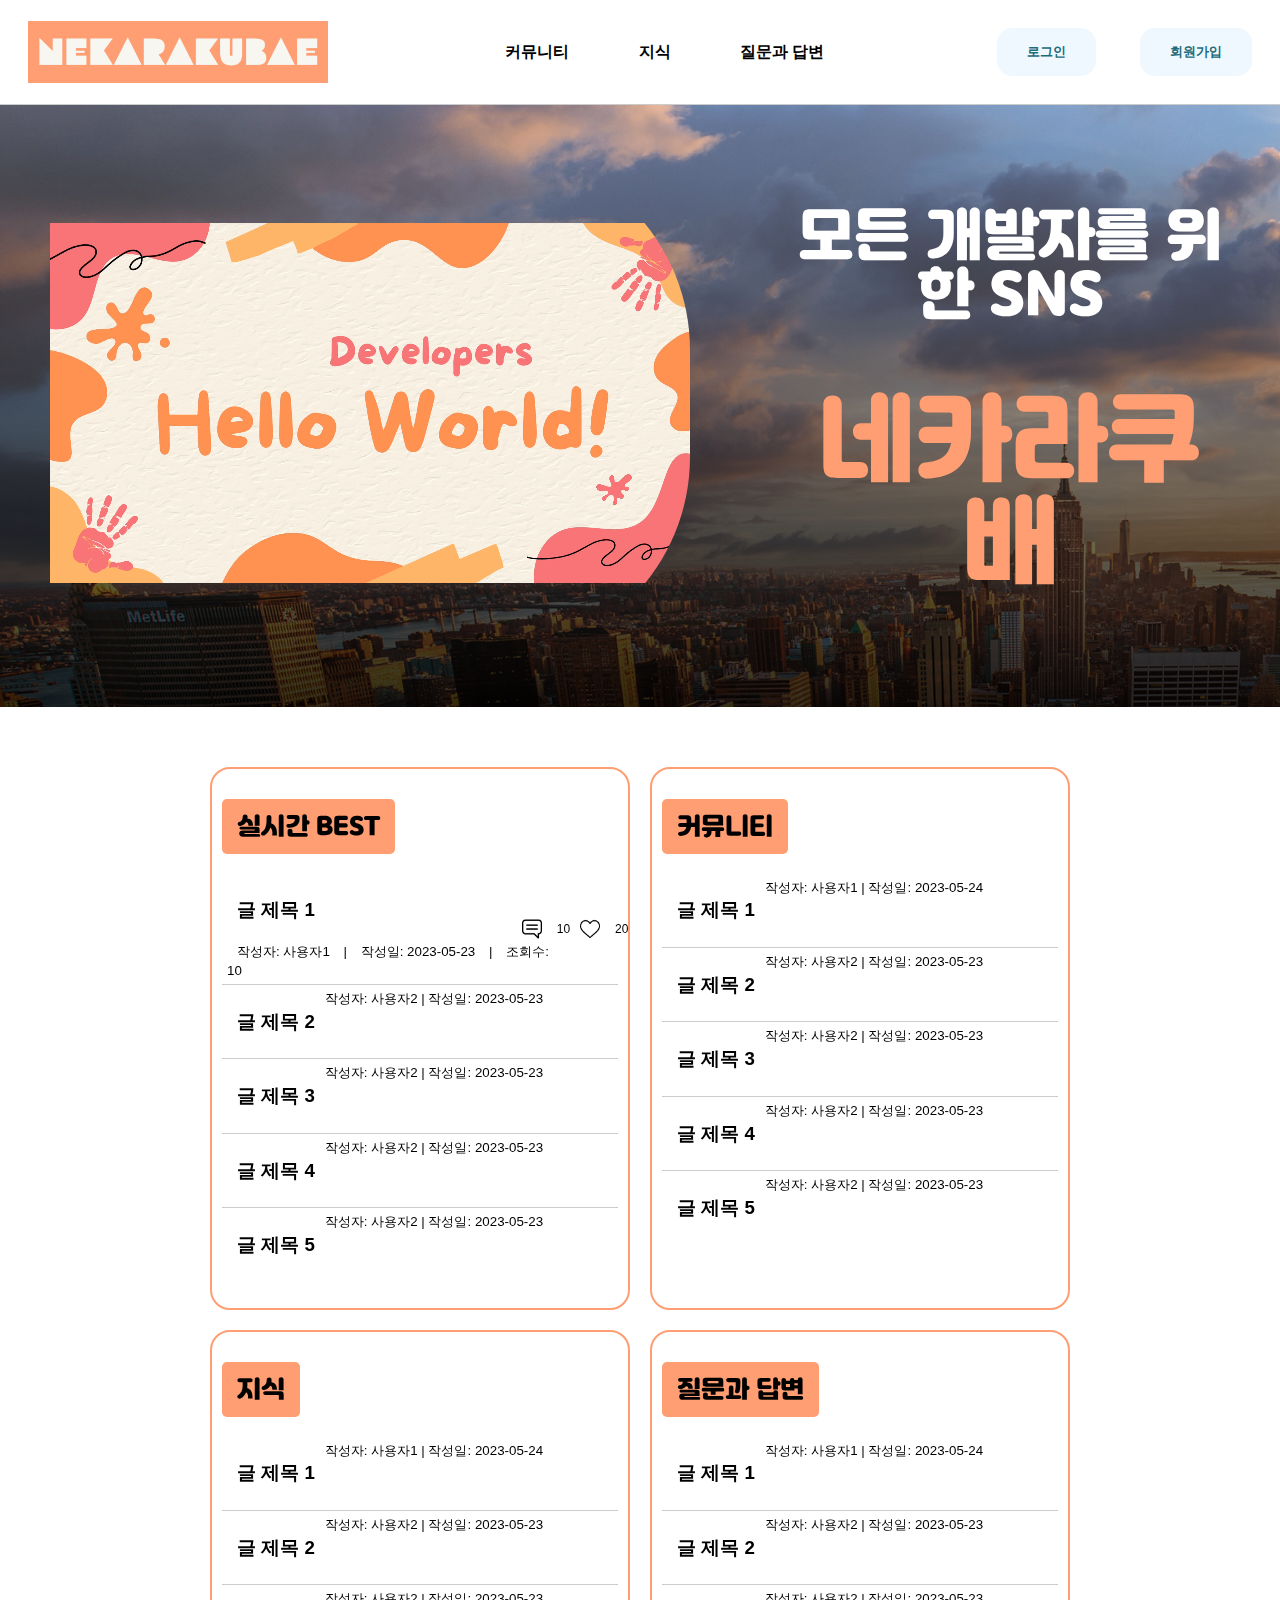
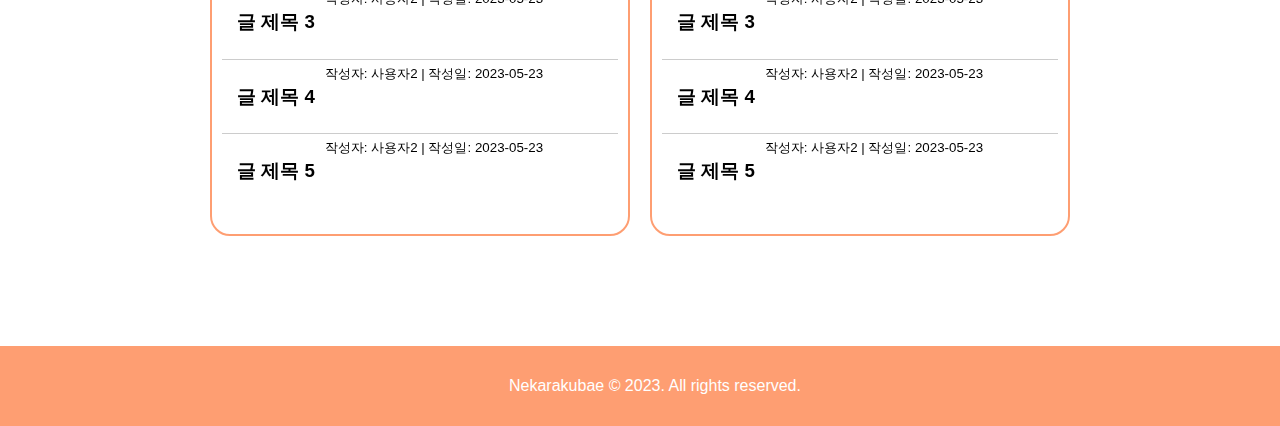
<file: index.html>
<!DOCTYPE html>
<html>

<head>
    <meta charset="UTF-8">
    <meta name="viewport" content="width=device-width, initial-scale=1.0">
    <link rel="stylesheet" href="index.css">
    <script type="text/javascript" src="index.js"></script>
    <title>Nekarakubae - 개발자 커뮤니티</title>
</head>

<body>
    <header>
        <img src="images/title.png" onclick="moveMain()" alt="타이틀">
        <nav>
            <span onclick="moveCommunity()" class="w-btn">커뮤니티</span>
            <span onclick="moveKnowledge()" class="w-btn">지식</span>
            <span onclick="moveQ()" class="w-btn">질문과 답변</span>
        </nav>
        <div>
            <button onclick="moveLogin()" class="w-btn w-btn-indigo" type="button">
                로그인
            </button>
            <button onclick="moveSignup()" class="w-btn w-btn-indigo" type="button">
                회원가입
            </button>
        </div>
        <!---
        <div class="login-success">
            <p>환영합니다. 홍길동님</p>
            <button onclick="moveLogin()" class="w-btn w-btn-indigo" type="button">
                회원정보수정
            </button>
            <button onclick="moveLogin()" class="w-btn w-btn-indigo" type="button">
                로그아웃
            </button>
        </div> -->
    </header>
    <div class="postcontainer">
        <video src="video/welcome.mp4" poster="images/notfound.png" loop="" autoplay="" muted=""></video>
        <div>
            <h3>모든 개발자를 위한 SNS</h3>
            <h1>네카라쿠배</h1>
        </div>
    </div>
    <div class="box-container">
        <div class="box">
            <h2>실시간 BEST</h2>
            <ul>
                <li>
                    <div onclick="moveCommunityPage()" id="left">
                        <h3>글 제목 1</h3>
                        <small>작성자: 사용자1 </small>
                        <small> | </small>
                        <small>작성일: 2023-05-23 </small>
                        <small> | </small>
                        <small>조회수: 10 </small>
                    </div>
                    <div id="right">
                        <img src="images/icon_chat.png" alt="댓글">
                        <small>10</small>
                        <img src="images/icon_heart.png" alt="좋아요">
                        <small>20</small>
                    </div>
                </li>
                <li>
                    <h3>글 제목 2</h3>
                    <small>작성자: 사용자2 | 작성일: 2023-05-23</small>
                </li>
                <li>
                    <h3>글 제목 3</h3>
                    <small>작성자: 사용자2 | 작성일: 2023-05-23</small>
                </li>
                <li>
                    <h3>글 제목 4</h3>
                    <small>작성자: 사용자2 | 작성일: 2023-05-23</small>
                </li>
                <li>
                    <h3>글 제목 5</h3>
                    <small>작성자: 사용자2 | 작성일: 2023-05-23</small>
                </li>
            </ul>
        </div>
        <div class="box" id="box1">
            <h2>커뮤니티</h2>
            <ul>
                <li>
                    <h3>글 제목 1</h3>
                    <small>작성자: 사용자1 | 작성일: 2023-05-24</small>
                </li>
                <li>
                    <h3>글 제목 2</h3>
                    <small>작성자: 사용자2 | 작성일: 2023-05-23</small>
                </li>
                <li>
                    <h3>글 제목 3</h3>
                    <small>작성자: 사용자2 | 작성일: 2023-05-23</small>
                </li>
                <li>
                    <h3>글 제목 4</h3>
                    <small>작성자: 사용자2 | 작성일: 2023-05-23</small>
                </li>
                <li>
                    <h3>글 제목 5</h3>
                    <small>작성자: 사용자2 | 작성일: 2023-05-23</small>
                </li>
            </ul>
        </div>
        <div class="box" id="box2">
            <h2>지식</h2>
            <ul>
                <li>
                    <h3>글 제목 1</h3>
                    <small>작성자: 사용자1 | 작성일: 2023-05-24</small>
                </li>
                <li>
                    <h3>글 제목 2</h3>
                    <small>작성자: 사용자2 | 작성일: 2023-05-23</small>
                </li>
                <li>
                    <h3>글 제목 3</h3>
                    <small>작성자: 사용자2 | 작성일: 2023-05-23</small>
                </li>
                <li>
                    <h3>글 제목 4</h3>
                    <small>작성자: 사용자2 | 작성일: 2023-05-23</small>
                </li>
                <li>
                    <h3>글 제목 5</h3>
                    <small>작성자: 사용자2 | 작성일: 2023-05-23</small>
                </li>
            </ul>
        </div>
        <div class="box" id="box3">
            <h2>질문과 답변</h2>
            <ul>
                <li>
                    <h3>글 제목 1</h3>
                    <small>작성자: 사용자1 | 작성일: 2023-05-24</small>
                </li>
                <li>
                    <h3>글 제목 2</h3>
                    <small>작성자: 사용자2 | 작성일: 2023-05-23</small>
                </li>
                <li>
                    <h3>글 제목 3</h3>
                    <small>작성자: 사용자2 | 작성일: 2023-05-23</small>
                </li>
                <li>
                    <h3>글 제목 4</h3>
                    <small>작성자: 사용자2 | 작성일: 2023-05-23</small>
                </li>
                <li>
                    <h3>글 제목 5</h3>
                    <small>작성자: 사용자2 | 작성일: 2023-05-23</small>
                </li>
            </ul>
        </div>
    </div>
    <footer>
        <p>Nekarakubae &copy; 2023. All rights reserved.</p>
    </footer>
</body>

</html>
</file>
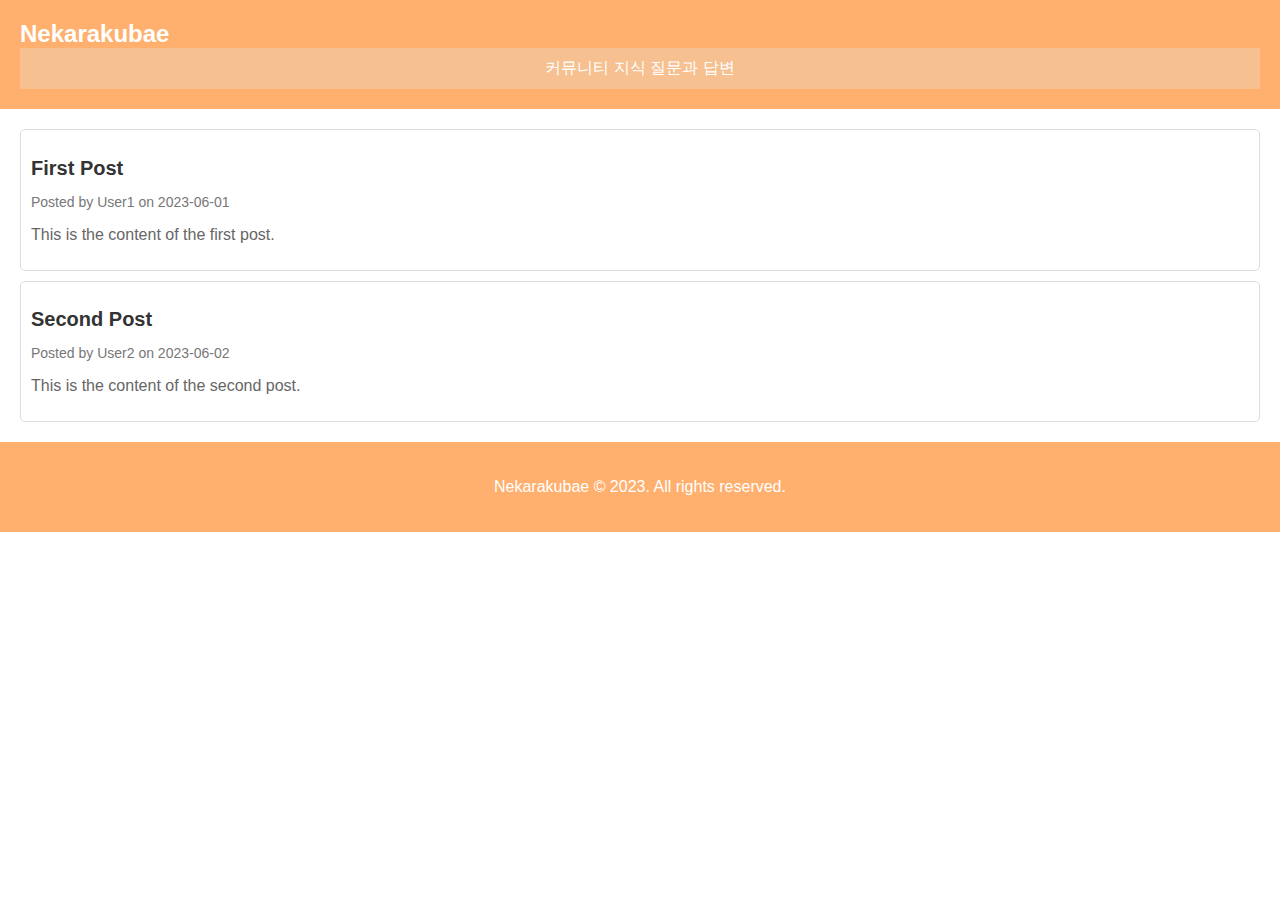
<file: community.html>
<!DOCTYPE html>
<html lang="en">
<head>
  <meta charset="UTF-8">
  <meta name="viewport" content="width=device-width, initial-scale=1.0">
  <title>OKKY Community</title>
  <link rel="stylesheet" href="community.css">
  <script type="text/javascript" src="community.js"></script>
</head>
<body>
  <header>
    <h1 onclick="moveMain()">Nekarakubae</a></h1>
    <nav>
        <ul>
            <li onclick="moveCommunity()">커뮤니티</li>
            <li onclick="moveKnowledge()">지식</li>
            <li onclick="moveQ()">질문과 답변</a></li>
        </ul>
    </nav>
</header>
  
  <section class="post-list">
    <article class="post">
      <h2 class="post-title">First Post</h2>
      <p class="post-meta">Posted by User1 on 2023-06-01</p>
      <p class="post-content">This is the content of the first post.</p>
    </article>
    
    <article class="post">
      <h2 class="post-title">Second Post</h2>
      <p class="post-meta">Posted by User2 on 2023-06-02</p>
      <p class="post-content">This is the content of the second post.</p>
    </article>
    
    <!-- Add more posts here -->
    
  </section>

  <footer>
    <p>Nekarakubae &copy; 2023. All rights reserved.</p>
</footer>
</body>
</html>
</file>
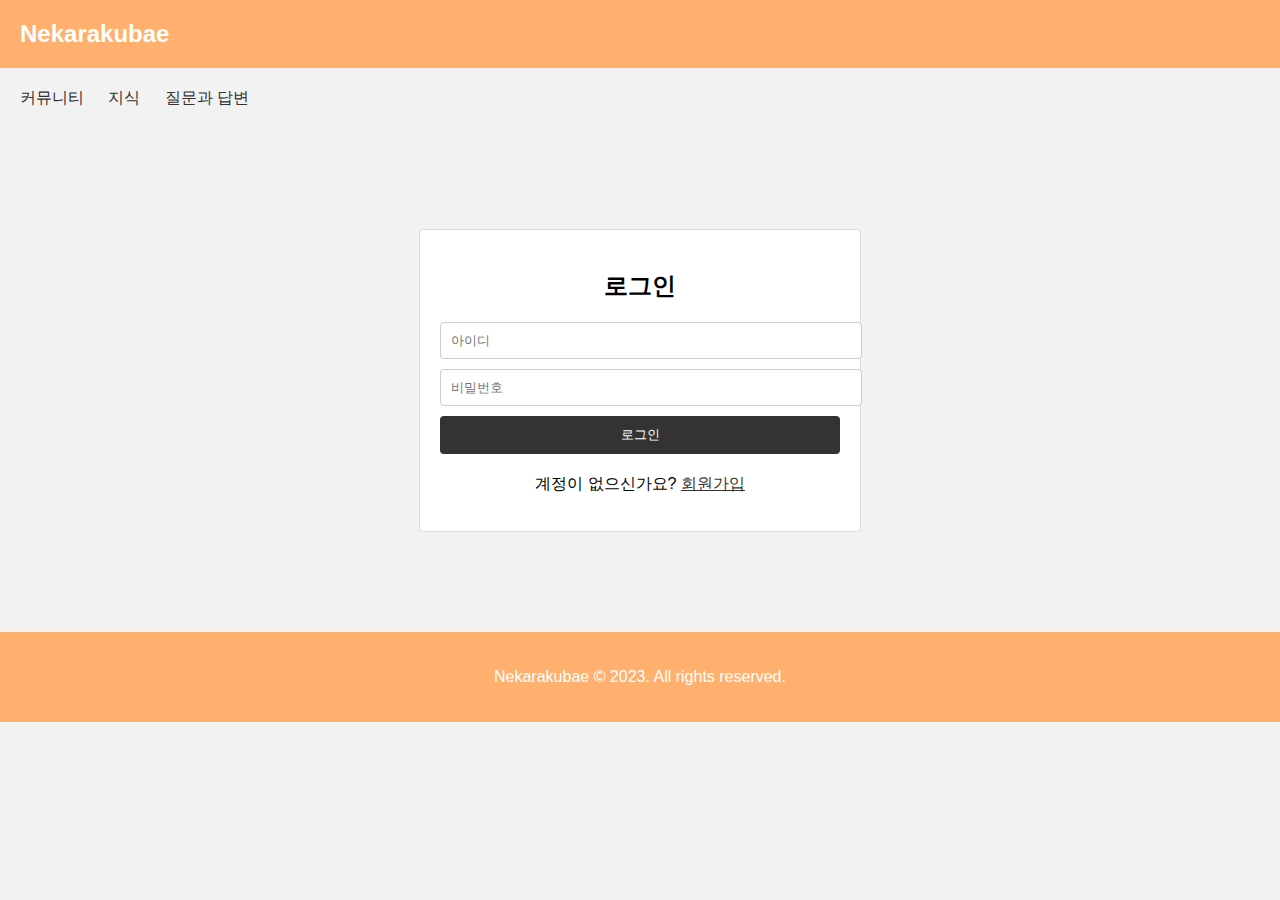
<file: login.html>
<!DOCTYPE html>
<html lang="ko">
<head>
  <meta charset="UTF-8">
  <meta name="viewport" content="width=device-width, initial-scale=1.0">
  <title>OKKY - 로그인</title>
  <link rel="stylesheet" href="login.css">
</head>
<body>
    <header>
        <h1>Nekarakubae</h1>
      </header>
    
      <nav>
        <ul>
          <li><a href="#">커뮤니티</a></li>
          <li><a href="#">지식</a></li>
          <li><a href="#">질문과 답변</a></li>
        </ul>
      </nav>
  <div class="login-container">
    <h2>로그인</h2>
    <form>
      <input type="text" placeholder="아이디" required>
      <input type="password" placeholder="비밀번호" required>
      <button type="submit">로그인</button>
    </form>
    <p>계정이 없으신가요? <a href="#">회원가입</a></p>
  </div>
  <footer>
    <p>Nekarakubae &copy; 2023. All rights reserved.</p>
  </footer>
</body>
</html>
</file>
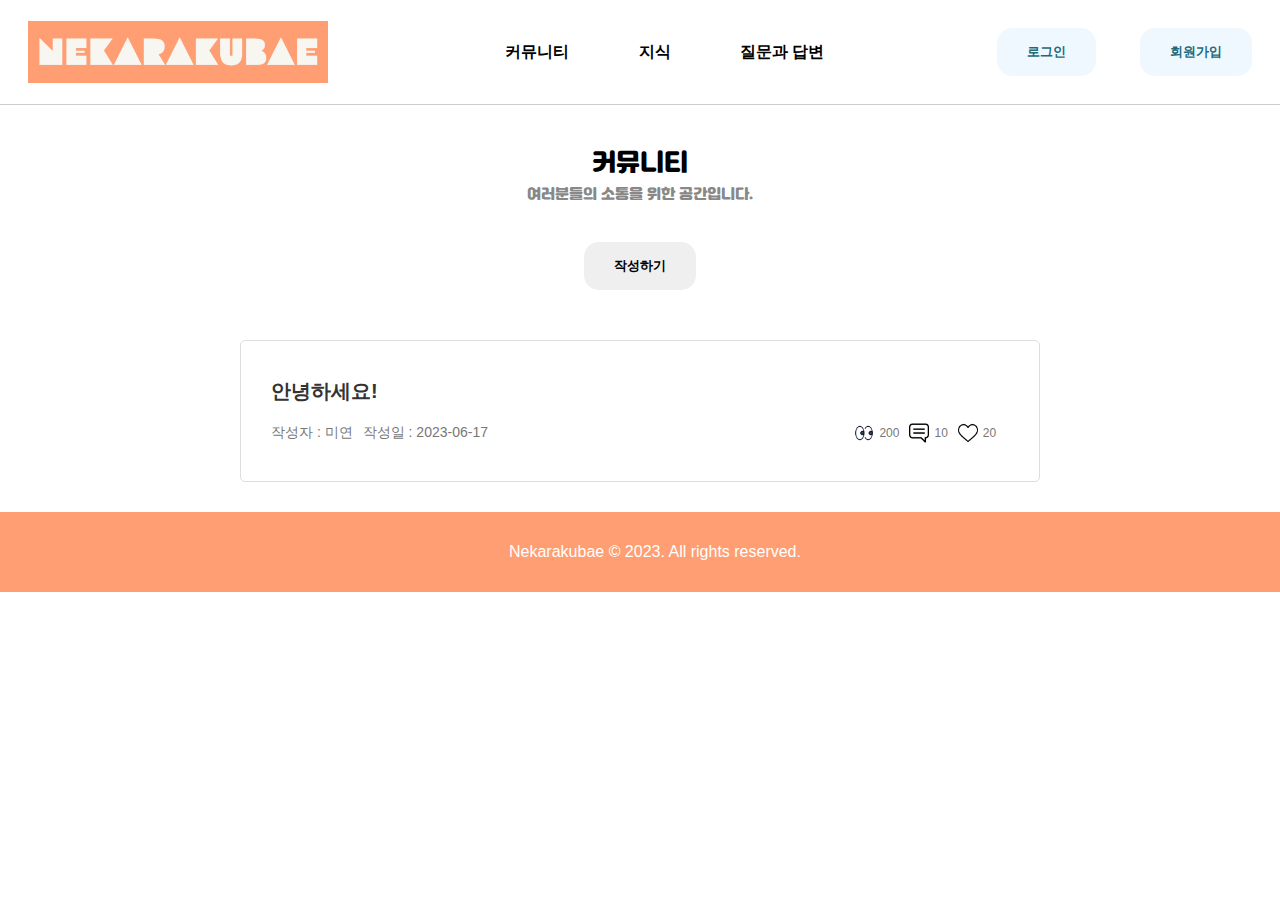
<file: board_page/community.html>
<!DOCTYPE html>
<html>
<head>
    <meta charset="UTF-8">
    <meta name="viewport" content="width=device-width, initial-scale=1.0">
    <link rel="stylesheet" href="community.css">
    <script type="text/javascript" src="community.js"></script>
    <title>커뮤니티</title>
</head>
<body>
    <header>
        <img src="../images/title.png" onclick="moveMain()" alt="타이틀">
        <nav>
            <span onclick="moveCommunity()" class="w-btn">커뮤니티</span>
            <span onclick="moveKnowledge()" class="w-btn">지식</span>
            <span onclick="moveQ()" class="w-btn">질문과 답변</span>
        </nav>
        <div>
            <button onclick="moveLogin()" class="w-btn w-btn-indigo" type="button">
                로그인
            </button>
            <button onclick="moveSignup()" class="w-btn w-btn-indigo" type="button">
                회원가입
            </button>
        </div>
    </header>
    <div class="page-title">
        <h2>커뮤니티</h2>
        <small>여러분들의 소통을 위한 공간입니다.</small>
    </div>
    <div class="write">
        <button onclick="moveWrite()" class="w-btn" type="button">작성하기</button>
    </div>
    <div class="container">
        <section class="post-list">
            <article class="post" onclick="moveCommunityPage()">
                <h2 class="post-title">안녕하세요!</h2>
                <div class="post-meta">
                    <div id="left">
                        <p>작성자 : 미연</p>
                        <p>작성일 : 2023-06-17</p>
                    </div>
                    <div id="right">
                        <img src="../images/icon_view.png" alt="조회수">
                        <small>200</small>
                        <img src="../images/icon_chat.png" alt="댓글">
                        <small>10</small>
                        <img src="../images/icon_heart.png" alt="좋아요">
                        <small>20</small>
                    </div>
                </div>
            </article>

        </section>
    </div>
    <footer>
        <p>Nekarakubae &copy; 2023. All rights reserved.</p>
    </footer>
</body>
</html>
</file>
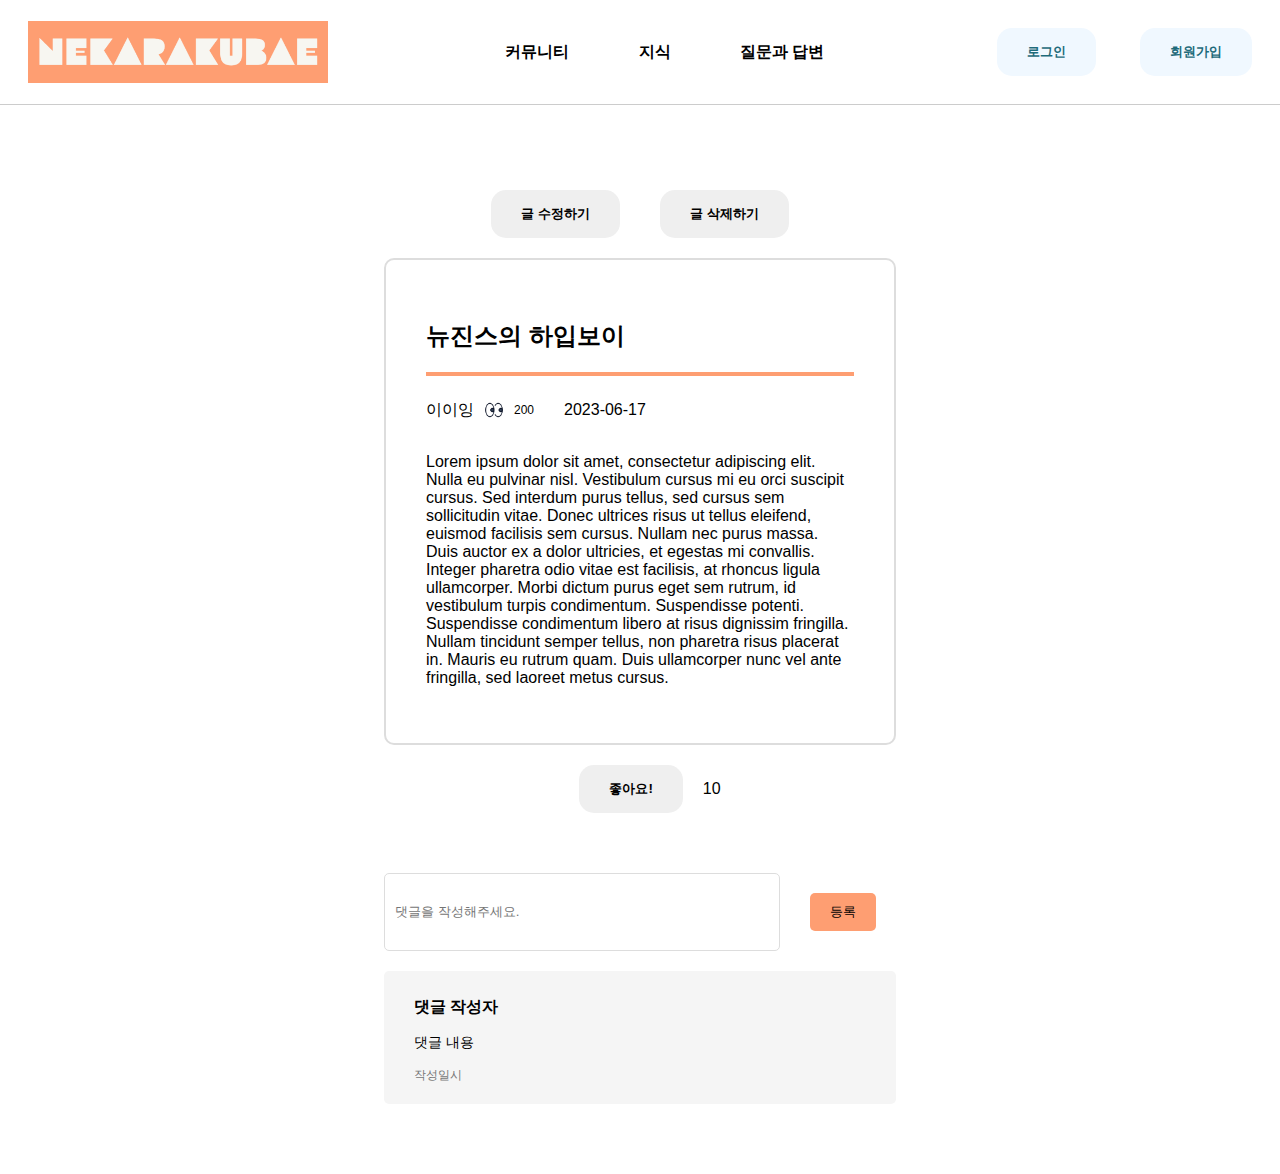
<file: board_page/community_page.html>
<!DOCTYPE html>
<html>

<head>
    <meta charset="UTF-8">
    <meta name="viewport" content="width=device-width, initial-scale=1.0">
    <link rel="stylesheet" type="text/css" href="community_page.css">
    <script type="text/javascript" src="community.js"></script>
    <title>상세페이지</title>
</head>

<body>
    <header>
        <img src="../images/title.png" onclick="moveMain()" alt="타이틀">
        <nav>
            <span onclick="moveCommunity()" class="w-btn">커뮤니티</span>
            <span onclick="moveKnowledge()" class="w-btn">지식</span>
            <span onclick="moveQ()" class="w-btn">질문과 답변</span>
        </nav>
        <div>
            <button class="w-btn w-btn-indigo" type="button">
                로그인
            </button>
            <button class="w-btn w-btn-indigo" type="button">
                회원가입
            </button>
        </div>
    </header>

    <main class="container">
        <section class="main-list">
            <div class="modify-button">
                <button onclick="" class="w-btn" type="button">글 수정하기</button>
                <button onclick="" class="w-btn" type="button">글 삭제하기</button>
            </div>
            <article class="main">
                <div class="main-title">
                    <h2>뉴진스의 하입보이</h2>
                </div>
                <hr>
                <div class="main-info">
                    <p class="author">이이잉</p>
                    <img src="../images/icon_view.png" alt="조회수">
                    <small>200</small>
                    <p class="date">2023-06-17</p>
                </div>
                <div class="content">
                    <p>Lorem ipsum dolor sit amet, consectetur adipiscing elit. Nulla eu pulvinar nisl. Vestibulum
                        cursus mi eu orci suscipit cursus. Sed interdum purus tellus, sed cursus sem sollicitudin vitae.
                        Donec ultrices risus ut tellus eleifend, euismod facilisis sem cursus. Nullam nec purus massa.
                        Duis auctor ex a dolor ultricies, et egestas mi convallis. Integer pharetra odio vitae est
                        facilisis, at rhoncus ligula ullamcorper. Morbi dictum purus eget sem rutrum, id vestibulum
                        turpis condimentum. Suspendisse potenti. Suspendisse condimentum libero at risus dignissim
                        fringilla. Nullam tincidunt semper tellus, non pharetra risus placerat in. Mauris eu rutrum
                        quam. Duis ullamcorper nunc vel ante fringilla, sed laoreet metus cursus.</p>
                </div>
            </article>
            <div class="like-button">
                <button class="w-btn" type="button">좋아요!</button>
                <p>10</p>
            </div>
            <article class="comments">
                <div class="comment-form">
                    <input type="text" placeholder="댓글을 작성해주세요." class="comment-input">
                    <button type="submit" class="comment-submit">등록</button>
                </div>
                <ul class="comment-list">
                    <li>
                        <p class="comment-author">댓글 작성자</p>
                        <p class="comment-content">댓글 내용</p>
                        <p class="comment-date">작성일시</p>
    
                    </li>
                    <!-- 다른 댓글들 -->
                </ul>
            </article>
        </section>
    </main>
</body>

</html>
</file>
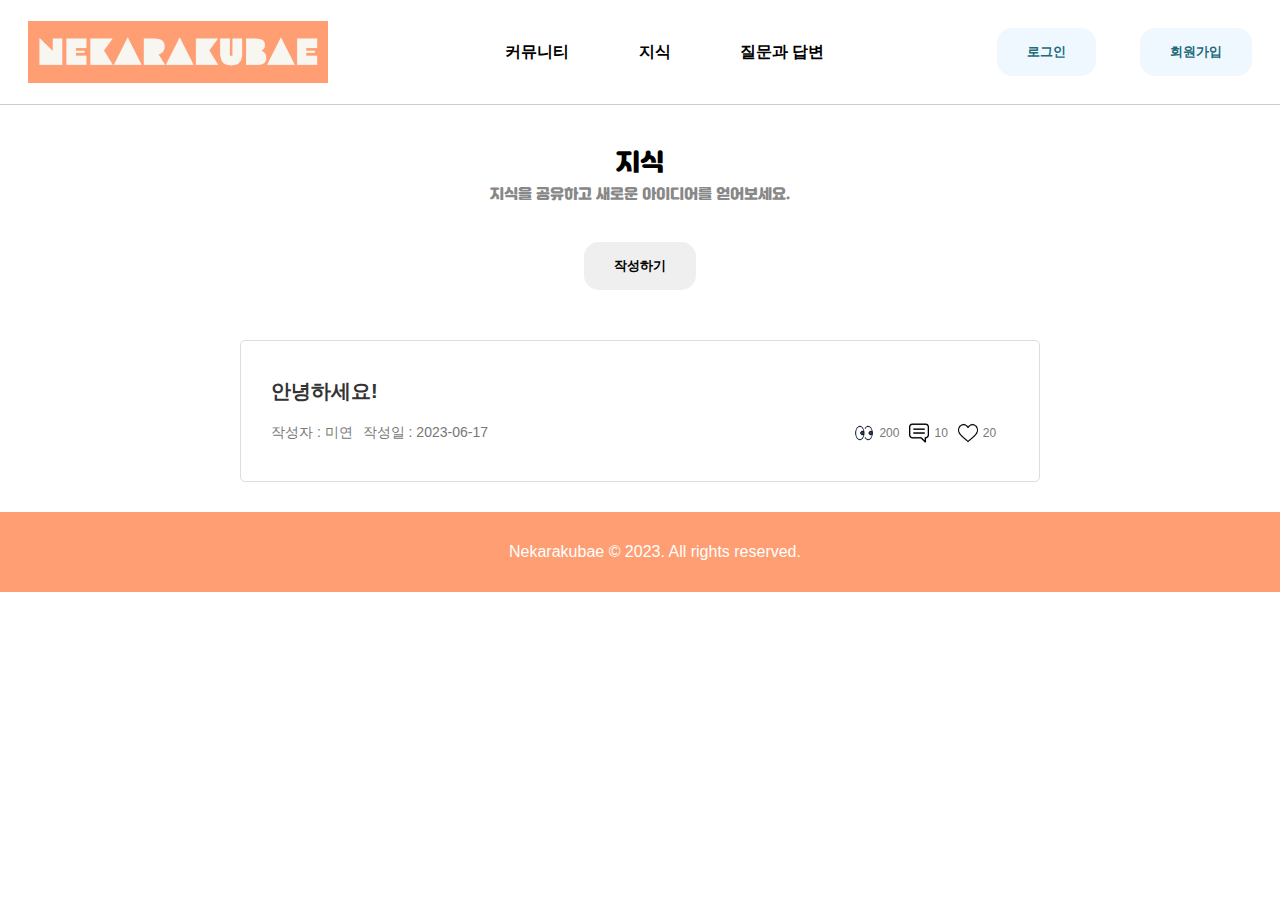
<file: board_page/knowledge.html>
<!DOCTYPE html>
<html>
<head>
    <meta charset="UTF-8">
    <meta name="viewport" content="width=device-width, initial-scale=1.0">
    <link rel="stylesheet" href="community.css">
    <script type="text/javascript" src="community.js"></script>
    <title>커뮤니티</title>
</head>
<body>
    <header>
        <img src="../images/title.png" onclick="moveMain()" alt="타이틀">
        <nav>
            <span onclick="moveCommunity()" class="w-btn">커뮤니티</span>
            <span onclick="moveKnowledge()" class="w-btn">지식</span>
            <span onclick="moveQ()" class="w-btn">질문과 답변</span>
        </nav>
        <div>
            <button onclick="moveLogin()" class="w-btn w-btn-indigo" type="button">
                로그인
            </button>
            <button onclick="moveSignup()" class="w-btn w-btn-indigo" type="button">
                회원가입
            </button>
        </div>
    </header>
    <div class="page-title">
        <h2>지식</h2>
        <small>지식을 공유하고 새로운 아이디어를 얻어보세요.</small>
    </div>
    <div class="write">
        <button onclick="moveWrite()" class="w-btn" type="button">작성하기</button>
    </div>
    <div class="container">
        <section class="post-list">
            <article class="post" onclick="moveCommunityPage()">
                <h2 class="post-title">안녕하세요!</h2>
                <div class="post-meta">
                    <div id="left">
                        <p>작성자 : 미연</p>
                        <p>작성일 : 2023-06-17</p>
                    </div>
                    <div id="right">
                        <img src="../images/icon_view.png" alt="조회수">
                        <small>200</small>
                        <img src="../images/icon_chat.png" alt="댓글">
                        <small>10</small>
                        <img src="../images/icon_heart.png" alt="좋아요">
                        <small>20</small>
                    </div>
                </div>
            </article>

        </section>
    </div>
    <footer>
        <p>Nekarakubae &copy; 2023. All rights reserved.</p>
    </footer>
</body>
</html>
</file>
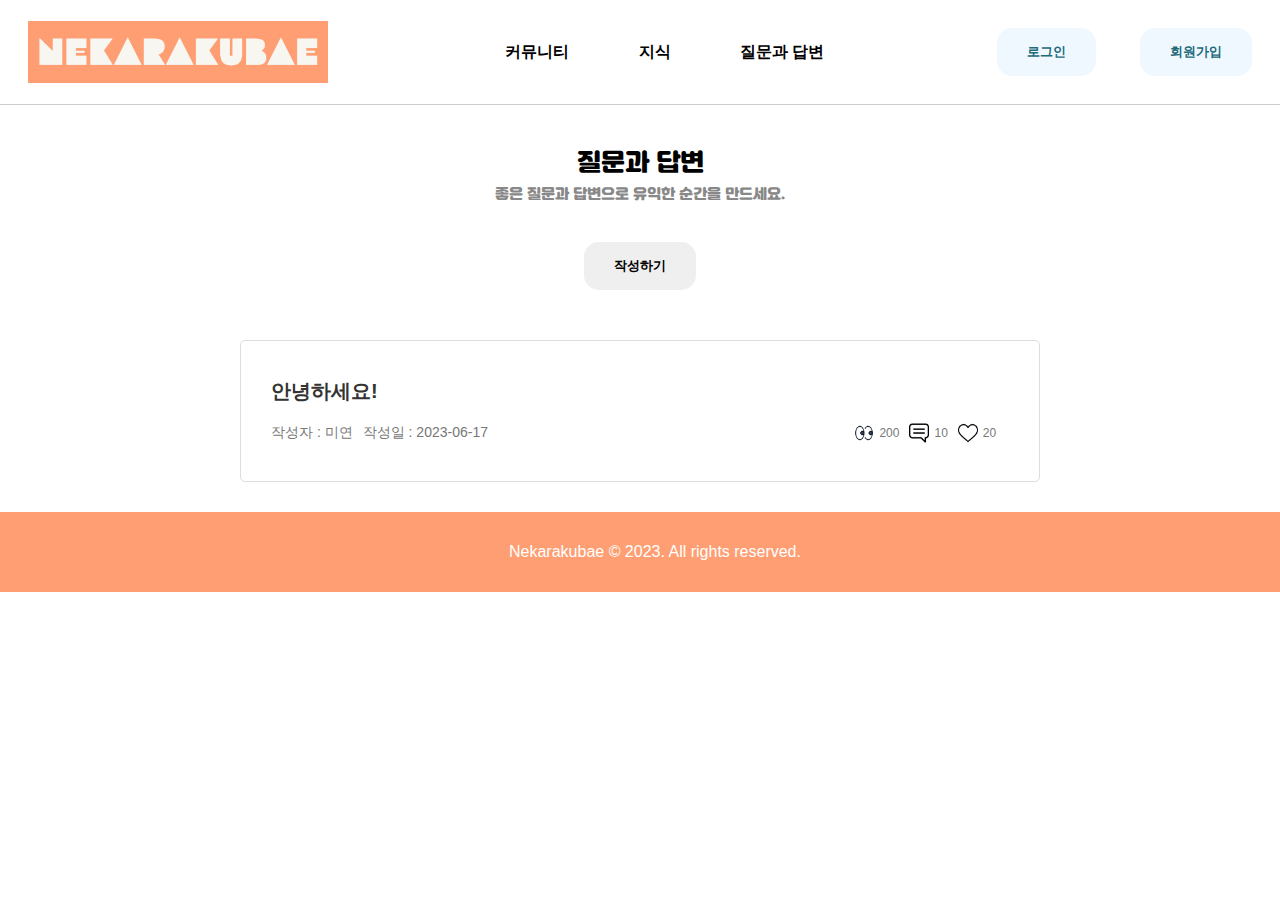
<file: board_page/qna.html>
<!DOCTYPE html>
<html>
<head>
    <meta charset="UTF-8">
    <meta name="viewport" content="width=device-width, initial-scale=1.0">
    <link rel="stylesheet" href="community.css">
    <script type="text/javascript" src="community.js"></script>
    <title>커뮤니티</title>
</head>
<body>
    <header>
        <img src="../images/title.png" onclick="moveMain()" alt="타이틀">
        <nav>
            <span onclick="moveCommunity()" class="w-btn">커뮤니티</span>
            <span onclick="moveKnowledge()" class="w-btn">지식</span>
            <span onclick="moveQ()" class="w-btn">질문과 답변</span>
        </nav>
        <div>
            <button onclick="moveLogin()" class="w-btn w-btn-indigo" type="button">
                로그인
            </button>
            <button onclick="moveSignup()" class="w-btn w-btn-indigo" type="button">
                회원가입
            </button>
        </div>
    </header>
    <div class="page-title">
        <h2>질문과 답변</h2>
        <small>좋은 질문과 답변으로 유익한 순간을 만드세요.</small>
    </div>
    <div class="write">
        <button onclick="moveWrite()" class="w-btn" type="button">작성하기</button>
    </div>
    <div class="container">
        <section class="post-list">
            <article class="post" onclick="moveCommunityPage()">
                <h2 class="post-title">안녕하세요!</h2>
                <div class="post-meta">
                    <div id="left">
                        <p>작성자 : 미연</p>
                        <p>작성일 : 2023-06-17</p>
                    </div>
                    <div id="right">
                        <img src="../images/icon_view.png" alt="조회수">
                        <small>200</small>
                        <img src="../images/icon_chat.png" alt="댓글">
                        <small>10</small>
                        <img src="../images/icon_heart.png" alt="좋아요">
                        <small>20</small>
                    </div>
                </div>
            </article>

        </section>
    </div>
    <footer>
        <p>Nekarakubae &copy; 2023. All rights reserved.</p>
    </footer>
</body>
</html>
</file>
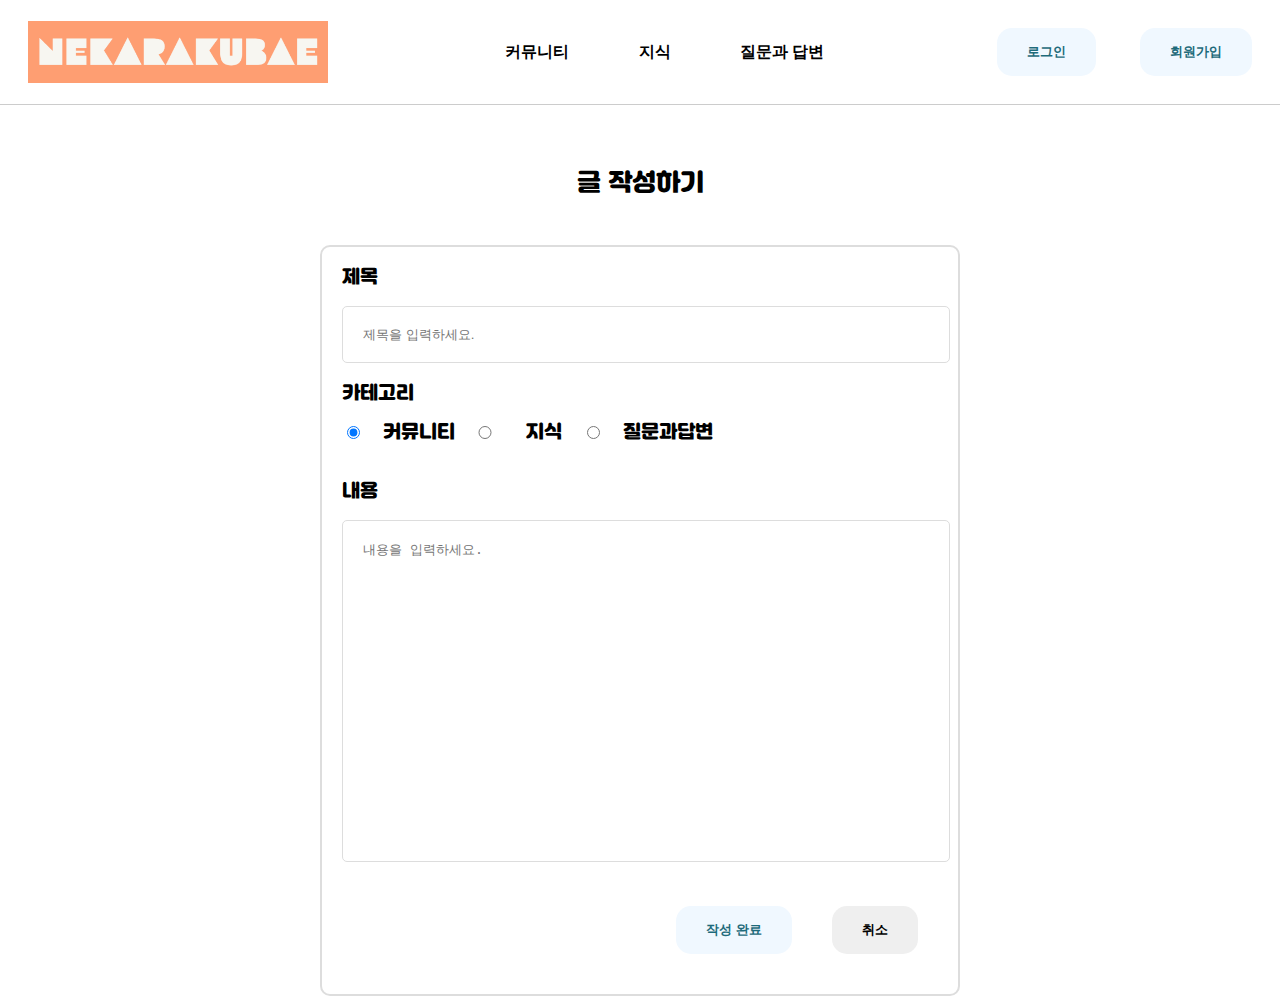
<file: board_page/write.html>
<!DOCTYPE html>
<html>

<head>
    <meta charset="UTF-8">
    <meta name="viewport" content="width=device-width, initial-scale=1.0">
    <link rel="stylesheet" type="text/css" href="write.css">
    <script type="text/javascript" src="community.js"></script>
    <title>글 작성하기</title>
</head>

<body>
    <header>
        <img src="../images/title.png" onclick="moveMain()" alt="타이틀">
        <nav>
            <span onclick="moveCommunity()" class="w-btn">커뮤니티</span>
            <span onclick="moveKnowledge()" class="w-btn">지식</span>
            <span onclick="moveQ()" class="w-btn">질문과 답변</span>
        </nav>
        <div>
            <button class="w-btn w-btn-indigo" type="button">
                로그인
            </button>
            <button class="w-btn w-btn-indigo" type="button">
                회원가입
            </button>
        </div>
    </header>

    <main class="container">
        <section class="main-list">
            <div class="page-title">
                <h2>글 작성하기</h2>
            </div>
            <form class="write-form" action="community.html">
                <div class="input-group">
                    <label for="title">제목</label>
                    <input type="text" id="title" name="title" placeholder="제목을 입력하세요.">
                </div>
                <div class="input-group">
                    <label for="title">카테고리</label>
                    <div class="radio-group">
                        <label>
                            <input type="radio" name="author" value="community" checked>
                            커뮤니티
                        </label>
                        <label>
                            <input type="radio" name="author" value="knowledge">
                            지식
                        </label>
                        <label>
                            <input type="radio" name="author" value="qna">
                            질문과답변
                        </label>
                    </div>
                </div>
                <div class="input-group">
                    <label for="content">내용</label>
                    <textarea id="content" name="content" placeholder="내용을 입력하세요."></textarea>
                </div>
                <div class="button-group">
                    <button class="w-btn w-btn-indigo" type="submit">작성 완료</button>
                    <button class="w-btn" type="button" onclick="history.back()">취소</button>
                </div>
            </form>
        </section>
    </main>
</body>

</html>
</file>
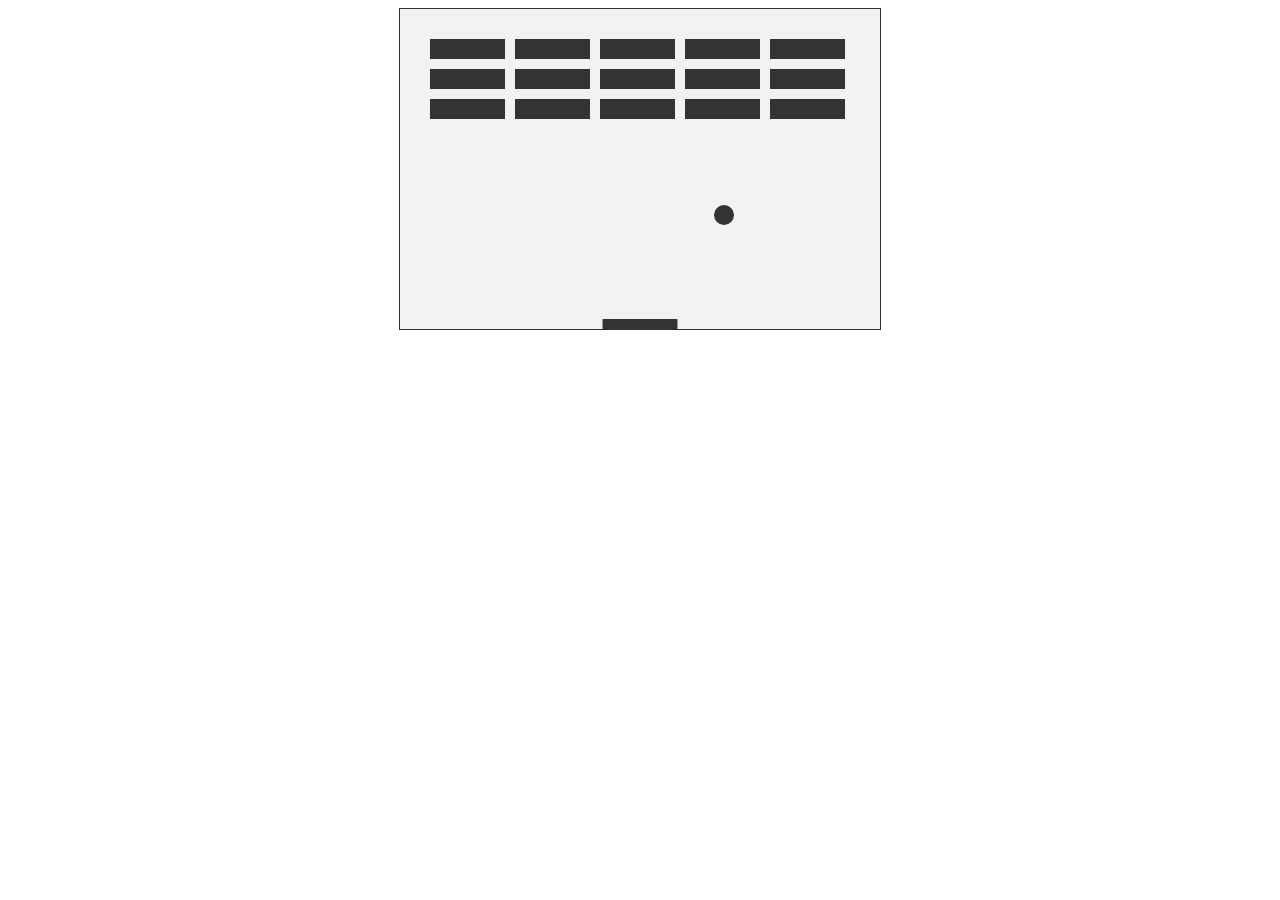
<file: game/bounceball.html>
<!DOCTYPE html>
<html>
<head>
  <title>Bounce Ball Game</title>
  <style>
    #gameCanvas {
      background: #f2f2f2;
      border: 1px solid #333;
      display: block;
      margin: 0 auto;
    }
  </style>
</head>
<body>
  <canvas id="gameCanvas" width="480" height="320"></canvas>

  <script>
    // 캔버스 요소 가져오기
    var canvas = document.getElementById('gameCanvas');
    var ctx = canvas.getContext('2d');

    // 공 요소 초기화
    var ballRadius = 10;
    var x = canvas.width / 2;
    var y = canvas.height - 30;
    var dx = 2;
    var dy = -2;

    // 패들 요소 초기화
    var paddleHeight = 10;
    var paddleWidth = 75;
    var paddleX = (canvas.width - paddleWidth) / 2;
    var rightPressed = false;
    var leftPressed = false;

    // 벽돌 요소 초기화
    var brickRowCount = 3;
    var brickColumnCount = 5;
    var brickWidth = 75;
    var brickHeight = 20;
    var brickPadding = 10;
    var brickOffsetTop = 30;
    var brickOffsetLeft = 30;

    var bricks = [];
    for (var c = 0; c < brickColumnCount; c++) {
      bricks[c] = [];
      for (var r = 0; r < brickRowCount; r++) {
        bricks[c][r] = { x: 0, y: 0, status: 1 };
      }
    }

    // 공 그리기 함수
    function drawBall() {
      ctx.beginPath();
      ctx.arc(x, y, ballRadius, 0, Math.PI * 2);
      ctx.fillStyle = '#333';
      ctx.fill();
      ctx.closePath();
    }

    // 패들 그리기 함수
    function drawPaddle() {
      ctx.beginPath();
      ctx.rect(paddleX, canvas.height - paddleHeight, paddleWidth, paddleHeight);
      ctx.fillStyle = '#333';
      ctx.fill();
      ctx.closePath();
    }

    // 벽돌 그리기 함수
    function drawBricks() {
      for (var c = 0; c < brickColumnCount; c++) {
        for (var r = 0; r < brickRowCount; r++) {
          if (bricks[c][r].status === 1) {
            var brickX = c * (brickWidth + brickPadding) + brickOffsetLeft;
            var brickY = r * (brickHeight + brickPadding) + brickOffsetTop;
            bricks[c][r].x = brickX;
            bricks[c][r].y = brickY;
            ctx.beginPath();
            ctx.rect(brickX, brickY, brickWidth, brickHeight);
            ctx.fillStyle = '#333';
            ctx.fill();
            ctx.closePath();
          }
        }
      }
    }

    // 게임 화면 그리기 함수
    function draw() {
      ctx.clearRect(0, 0, canvas.width, canvas.height);
      drawBricks();
      drawBall();
      drawPaddle();

      // 공 이동
      x += dx;
      y += dy;

      // 공과 벽돌의 충돌 검사
      collisionDetection();

      // 공과 벽, 패들의 충돌 검사
      if (x + dx > canvas.width - ballRadius || x + dx < ballRadius) {
        dx = -dx;
      }
      if (y + dy < ballRadius) {
        dy = -dy;
      } else if (y + dy > canvas.height - ballRadius) {
        if (x > paddleX && x < paddleX + paddleWidth) {
          dy = -dy;
        } else {
          // 패들 아래로 공이 떨어질 경우 게임 오버 처리 등을 수행할 수 있습니다.
          // 여기에 추가적인 로직을 작성해주세요.
        }
      }

      // 패들 이동
      if (rightPressed && paddleX < canvas.width - paddleWidth) {
        paddleX += 7;
      } else if (leftPressed && paddleX > 0) {
        paddleX -= 7;
      }

      requestAnimationFrame(draw);
    }

    // 키보드 이벤트 핸들링
    function keyDownHandler(e) {
      if (e.key === 'Right' || e.key === 'ArrowRight') {
        rightPressed = true;
      } else if (e.key === 'Left' || e.key === 'ArrowLeft') {
        leftPressed = true;
      }
    }

    function keyUpHandler(e) {
      if (e.key === 'Right' || e.key === 'ArrowRight') {
        rightPressed = false;
      } else if (e.key === 'Left' || e.key === 'ArrowLeft') {
        leftPressed = false;
      }
    }

    // 마우스 이벤트 핸들링
    function mouseMoveHandler(e) {
      var relativeX = e.clientX - canvas.offsetLeft;
      if (relativeX > 0 && relativeX < canvas.width) {
        paddleX = relativeX - paddleWidth / 2;
      }
    }

    // 충돌 검사 함수
    function collisionDetection() {
      for (var c = 0; c < brickColumnCount; c++) {
        for (var r = 0; r < brickRowCount; r++) {
          var brick = bricks[c][r];
          if (brick.status === 1) {
            if (
              x > brick.x &&
              x < brick.x + brickWidth &&
              y > brick.y &&
              y < brick.y + brickHeight
            ) {
              dy = -dy;
              brick.status = 0;
            }
          }
        }
      }
    }

    // 키보드 및 마우스 이벤트 리스너 등록
    document.addEventListener('keydown', keyDownHandler, false);
    document.addEventListener('keyup', keyUpHandler, false);
    document.addEventListener('mousemove', mouseMoveHandler, false);

    // 게임 화면 그리기 시작
    draw();
  </script>
</body>
</html>
</file>
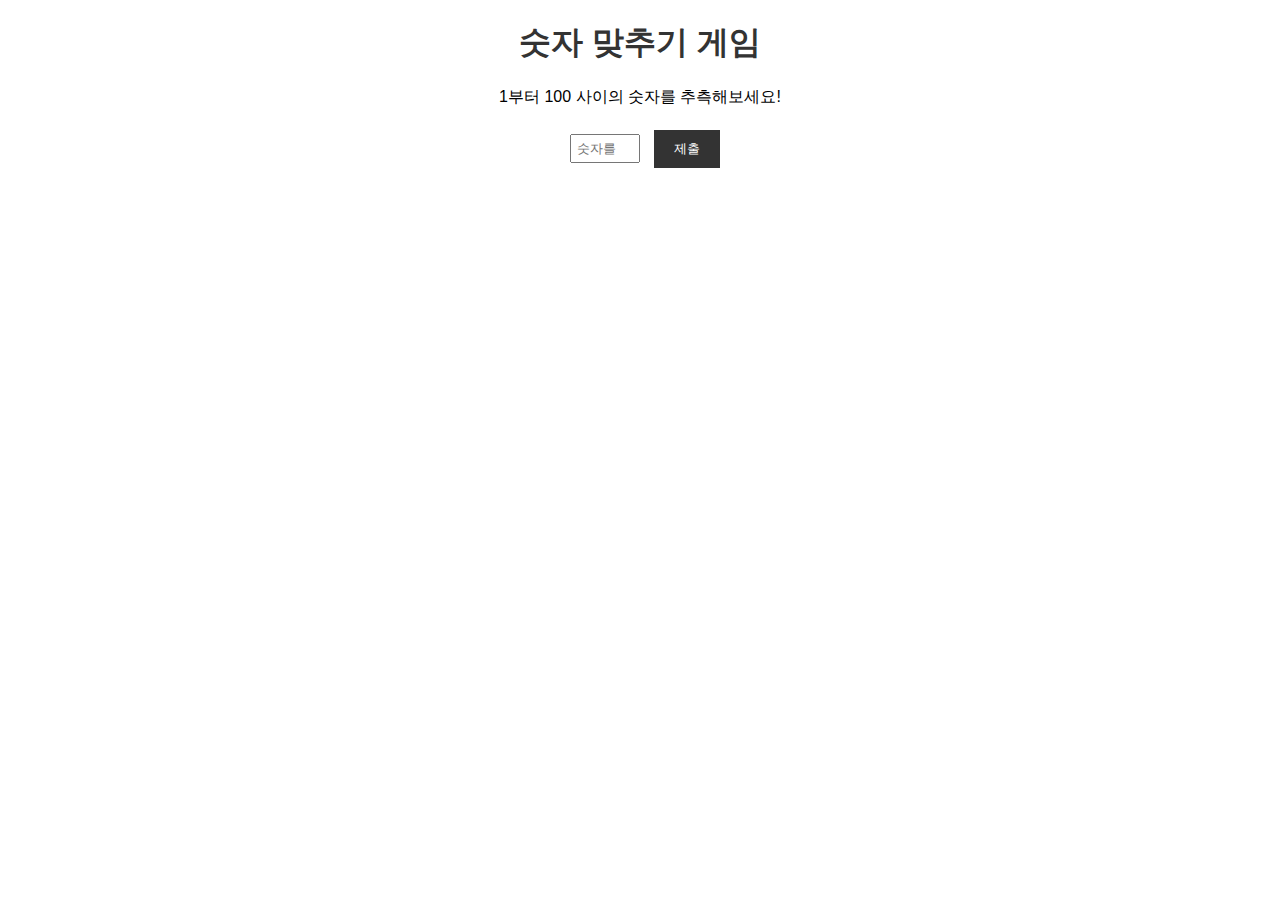
<file: game/game.html>
<!DOCTYPE html>
<html>
    <link rel="stylesheet" href="game.css">
<head>
    <title>숫자 맞추기 게임</title>
    
</head>
<body>
    <h1>숫자 맞추기 게임</h1>
    <p>1부터 100 사이의 숫자를 추측해보세요!</p>
    <input type="number" id="guessInput" placeholder="숫자를 입력하세요" min="1" max="100">
    <button onclick="checkGuess()">제출</button>
    <p id="result"></p>

    <script>
        var randomNumber = Math.floor(Math.random() * 100) + 1;
        var guessInput = document.getElementById('guessInput');
        var result = document.getElementById('result');

        function checkGuess() {
            var userGuess = parseInt(guessInput.value);

            if (userGuess === randomNumber) {
                result.textContent = '축하합니다! 숫자를 맞췄습니다!';
                result.style.color = 'green';
                guessInput.disabled = true;
            } else if (userGuess < randomNumber) {
                result.textContent = '숫자가 너무 작습니다. 더 큰 숫자를 입력해보세요!';
                result.style.color = 'red';
            } else {
                result.textContent = '숫자가 너무 큽니다. 더 작은 숫자를 입력해보세요!';
                result.style.color = 'blue';
            }
        }
    </script>
</body>
</html>
</file>
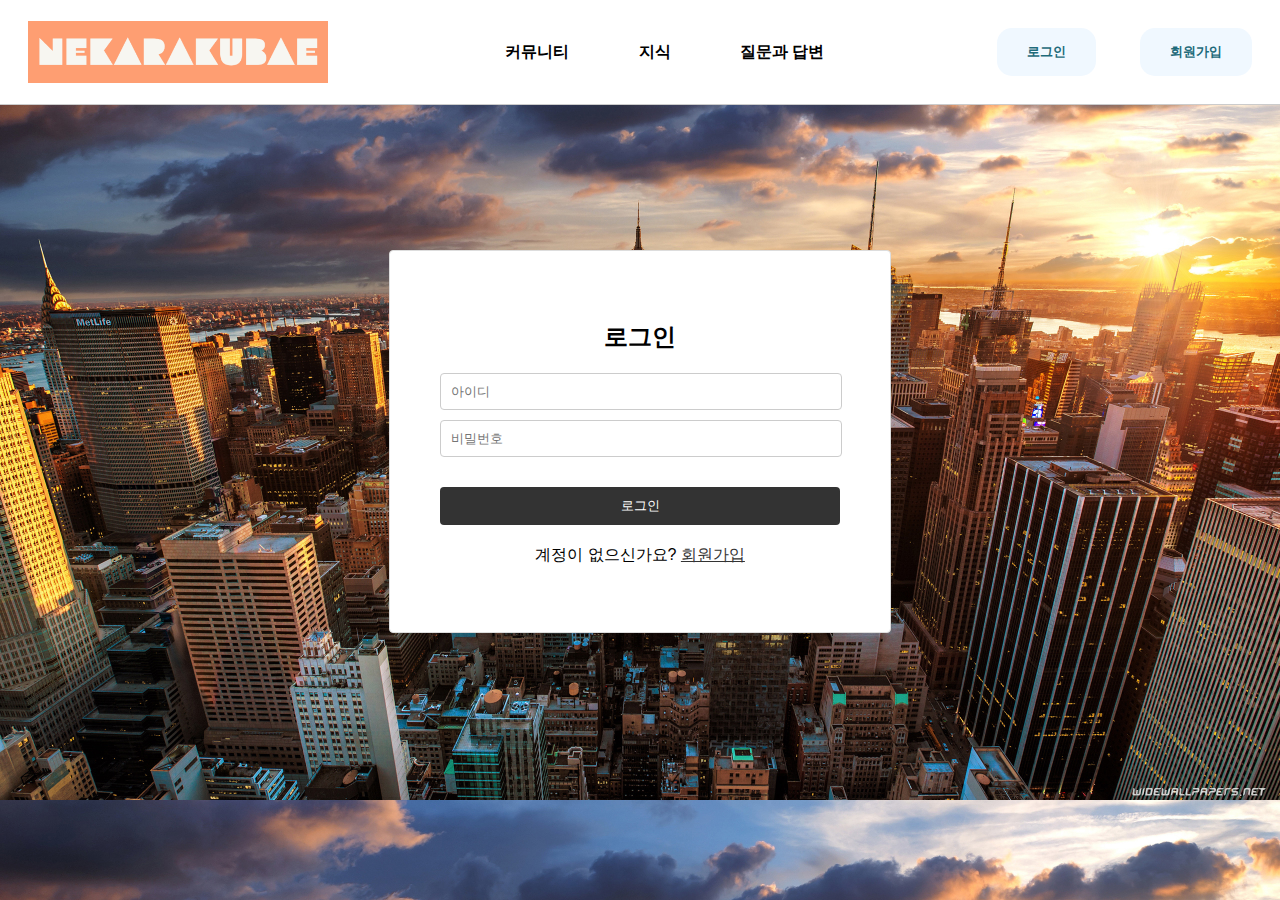
<file: login_page/login.html>
<!DOCTYPE html>
<html>

<head>
    <meta charset="UTF-8">
    <meta name="viewport" content="width=device-width, initial-scale=1.0">
    <title>OKKY - 로그인</title>
    <link rel="stylesheet" href="login.css">
    <script type="text/javascript" src="login.js"></script>
</head>

<body>
    <header>
        <img src="../images/title.png" onclick="moveMain()" alt="타이틀">
        <nav>
            <span onclick="moveCommunity()" class="w-btn">커뮤니티</span>
            <span onclick="moveKnowledge()" class="w-btn">지식</span>
            <span onclick="moveQ()" class="w-btn">질문과 답변</span>
        </nav>
        <div>
            <button onclick="moveLogin()" class="w-btn w-btn-indigo" type="button">
                로그인
            </button>
            <button onclick="moveSignup()" class="w-btn w-btn-indigo" type="button">
                회원가입
            </button>
        </div>
    </header>
    <div class="login-container">
        <h2>로그인</h2>
        <form action="../index.html" method="post">
            <input type="text" placeholder="아이디" required>
            <input type="password" placeholder="비밀번호" required>
            <button type="submit">로그인</button>
        </form>
        <p onclick="moveSignup()">계정이 없으신가요? <a href="#">회원가입</a></p>
    </div>
</body>

</html>
</file>
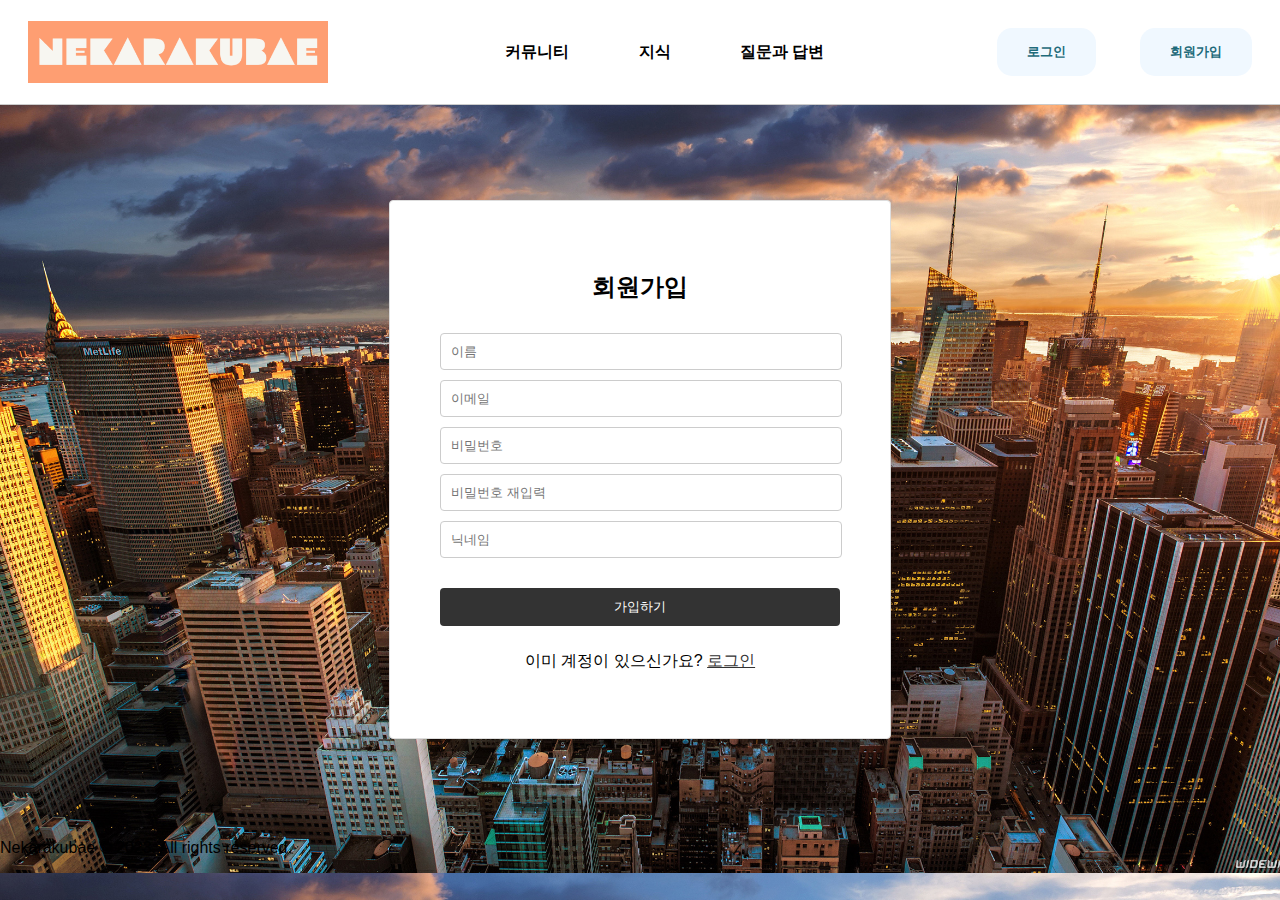
<file: login_page/signup.html>
<!DOCTYPE html>
<html lang="ko">
<head>
  <meta charset="UTF-8">
  <meta name="viewport" content="width=device-width, initial-scale=1.0">
  <title>회원가입</title>
  <link rel="stylesheet" href="signup.css">
  <script type="text/javascript" src="login.js"></script>
</head>
<body>
    <header>
        <img src="../images/title.png" onclick="moveMain()" alt="타이틀">
        <nav>
            <span onclick="moveCommunity()" class="w-btn">커뮤니티</span>
            <span onclick="moveKnowledge()" class="w-btn">지식</span>
            <span onclick="moveQ()" class="w-btn">질문과 답변</span>
        </nav>
        <div>
            <button onclick="moveLogin()" class="w-btn w-btn-indigo" type="button">
                로그인
            </button>
            <button onclick="moveSignup()" class="w-btn w-btn-indigo" type="button">
                회원가입
            </button>
        </div>
    </header>

    <div class="signup-container">
        <h2>회원가입</h2>
        <form action="../index.html" method="post">
            <input type="text" placeholder="이름" required>
            <input type="email" placeholder="이메일" required>
            <input type="password" placeholder="비밀번호" required>
            <input type="password" placeholder="비밀번호 재입력" required>
            <input type="text" placeholder="닉네임" required>
            <button type="submit">가입하기</button>
        </form>
        <p onclick="moveLogin()">이미 계정이 있으신가요? <a href="#">로그인</a></p>
    </div>

    <footer>
        <p>Nekarakubae &copy; 2023. All rights reserved.</p>
    </footer>
</body>
</html>
</file>
<file: index.css>
@font-face {
    font-family: 'neon';
    src: url('font/JalnanOTF.otf') format('opentype');
}

/* 전체 스타일 */
html {
    scroll-behavior: smooth;
}

body {
    font-family: Arial, sans-serif;
    margin: 0;
    padding: 0;
    padding-top: 100px;
}

/* Header 스타일 */
header {
    background-color: #fff;
    border-bottom: 1px solid rgb(204, 204, 204);
    color: #000;
    padding: 8px;
    position: fixed;
    top: 0;
    /* width: 100% */
    left: 0;
    right: 0;
    display: flex;
    align-items: center;
    justify-content: space-between;
}

header img {
    width: 300px;
    margin-left: 20px;
    cursor: pointer;
}

nav {
    margin-left: 30px;
    cursor: pointer;
}

nav span {
    margin-right: 5px;
}

/* 로그인 버튼 */
button {
    margin: 20px;
}

.w-btn {
    position: relative;
    border: none;
    display: inline-block;
    padding: 15px 30px;
    border-radius: 15px;
    font-family: "paybooc-Light", sans-serif;
    text-decoration: none;
    font-weight: 600;
    transition: 0.25s;
}

.w-btn-outline {
    position: relative;
    padding: 15px 30px;
    border-radius: 15px;
    font-family: "paybooc-Light", sans-serif;
    box-shadow: 0 15px 35px rgba(0, 0, 0, 0.2);
    text-decoration: none;
    font-weight: 600;
    transition: 0.25s;
}

.w-btn-indigo {
    background-color: aliceblue;
    color: #1e6b7b;
}

.w-btn-indigo-outline {
    border: 3px solid aliceblue;
    color: #1e6b7b;
}

.w-btn-indigo-outline:hover {
    color: #1e6b7b;
    background: aliceblue;
}

.w-btn:hover {
    letter-spacing: 2px;
    transform: scale(1.2);
    cursor: pointer;
}

.w-btn-outline:hover {
    letter-spacing: 2px;
    transform: scale(1.2);
    cursor: pointer;
}

.w-btn:active {
    transform: scale(1.5);
}

.w-btn-outline:active {
    transform: scale(1.5);
}

.login-success {
    display: flex;
    align-items: center;
}

.postcontainer {
    background-image: linear-gradient(rgba(255, 255, 255, 0.231),
            rgba(0, 0, 0, 0.8)), url("images/background.jpg");
    background-size: cover;
    object-fit: contain;
    text-align: center;
    display: flex;
}

.postcontainer video {
    margin: 50px;
    max-width: 50%;
    border-radius: 40px 200px 200px 40px;
}

.postcontainer div {
    margin: 50px;
    font-family: 'neon';
    align-items: center;
    font-size: 3em;
}

.postcontainer h3 {
    color: #fff;
}

.postcontainer h1 {
    color: #FE9E72;
}

/* Footer 스타일 */
footer {
    background-color: #FE9E72;
    color: #fff;
    padding: 15px;
    text-align: center;
    width: 100%;
    position: absolute;
}

/* 스타일링을 위한 CSS 코드를 여기에 작성하세요 */
.box-container {
    margin-left: 200px;
    margin-right: 200px;
    margin-top: 50px;
    margin-bottom: 100px;
    display: flex;
    flex-wrap: wrap;
    justify-content: center;
}

.box {
    width: 45%;
    padding: 10px;
    margin: 10px;
    border-radius: 20px;
    border: 2px solid #FE9E72;
    background-color: #fff;
}

.box h2 {
    font-family: 'neon';
    padding: 15px;
    background-color: #FE9E72;
    width: fit-content;
    border-radius: 5px;
}

.box ul {
    list-style-type: none;
    padding: 0;
}

.box li {
    display: flex;
    padding: 5px;
    border-bottom: 1px solid #ccc;
    transition: background-color 0.3s;
}

.box li:first-child {
    border-top-left-radius: 5px;
    border-top-right-radius: 5px;
}

.box li:last-child {
    border-bottom: none;
    border-bottom-left-radius: 5px;
    border-bottom-right-radius: 5px;
}

.box li:hover {
    background-color: #e9e9e9;
    cursor: pointer;
}

.box li h3 {
    padding-left: 10px;
    max-width: 200px;
    overflow: hidden;
    text-overflow: ellipsis;
    white-space: nowrap;
}

.box li small {
    margin-left: 10px;
    padding: 0;
}

.box li #left {
    width: 85%;
}

.box li #right {
    width: 50px;
    display: flex;
    align-items: center;
    justify-content: center;
}

.box li #right img {
    width: 20px;
    height: 20px;
    margin-right: 5px;
}

.box li #right small {
    font-size: 12px;
    margin-right: 10px;
}
</file>
<file: community.css>
body {
    font-family: Arial, sans-serif;
    margin: 0;
    padding: 0;
  }
  
  header {
    background-color:  #ffaf6e;
    color: #fff;
    padding: 20px;
    text-align: fixed;
    left: 0%;
    right: 0%;
  }

  header h1 {
    margin: 0;
    font-size: 24px;
    cursor: pointer;
  }

  /* Navigation 스타일 */
 nav {
  background-color: #f6c090;
  padding: 10px;
}

nav ul {
  list-style-type: none;
  margin: 0;
  padding: 0;
  text-align: center;
}

nav ul li {
  display: inline;
  cursor: pointer;
}

nav ul li a {
  display: inline-block;
  padding: 10px;
  text-decoration: none;
  color: #333;
}

nav ul li a:hover {
  background-color: #ffaf6e;
  color: #fff;
}


 /* Main 스타일 */
 main {
  padding: 20px;
}

/* Footer 스타일 */
footer {
  background-color: #ffaf6e;
  color: #fff;
  padding: 20px;
  text-align: center;
}

  
  .post-list {
    margin: 20px;
  }
  
  .post {
    border: 1px solid #ddd;
    border-radius: 5px;
    margin-bottom: 10px;
    padding: 10px;
  }
  
  .post-title {
    color: #333;
    font-size: 20px;
    margin-bottom: 5px;
  }
  
  .post-meta {
    color: #777;
    font-size: 14px;
    margin-bottom: 5px;
  }
  
  .post-content {
    color: #666;
  }
</file>
<file: login.css>
body {
    font-family: Arial, sans-serif;
    background-color: #f2f2f2;
    margin: 0;
    padding: 0;
  }
  /* Header 스타일 */
  header {
    background-color: #ffaf6e;
    color: #fff;
    padding: 20px;
  }

  header h1 {
    margin: 0;
    font-size: 24px;
  }

  /* Navigation 스타일 */
  nav {
    background-color: #f2f2f2;
    padding: 10px;
  }

  nav ul {
    list-style-type: none;
    margin: 0;
    padding: 0;
  }

  nav ul li {
    display: inline;
  }

  nav ul li a {
    display: inline-block;
    padding: 10px;
    text-decoration: none;
    color: #333;
  }

  nav ul li a:hover {
    background-color: #ffaf6e;
    color: #fff;
  }
  
  .login-container {
    background-color: #fff;
    max-width: 400px;
    margin: 100px auto;
    padding: 20px;
    border: 1px solid #ddd;
    border-radius: 4px;
    text-align: center;
  }
  
  .login-container h2 {
    margin-bottom: 20px;
  }
  
  .login-container form input {
    display: block;
    width: 100%;
    margin-bottom: 10px;
    padding: 10px;
    border: 1px solid #ccc;
    border-radius: 4px;
  }
  
  .login-container form button {
    width: 100%;
    padding: 10px;
    background-color: #333;
    color: #fff;
    border: none;
    border-radius: 4px;
    cursor: pointer;
  }
  
  .login-container form button:hover {
    background-color: #555;
  }
  
  .login-container p {
    margin-top: 20px;
  }
  
  .login-container p a {
    color: #333;
  }
  
  .login-container p a:hover {
    text-decoration: underline;
  }
  
  /* Footer 스타일 */
  footer {
    background-color: #ffaf6e;
    color: #fff;
    padding: 20px;
    text-align: center;
  }
</file>
<file: board_page/community.css>
@font-face {
    font-family: 'neon';
    src: url('../font/JalnanOTF.otf') format('opentype');
}
/* 전체 스타일 */
html {
    scroll-behavior: smooth;
}

body {
    font-family: Arial, sans-serif;
    margin: 0;
    padding: 0;
    padding-top: 100px;
}

 /* Header 스타일 */
header {
    background-color: #fff;
    border-bottom: 1px solid rgb(204, 204, 204);
    color: #000;
    padding: 8px;
    position: fixed;
    top: 0;
    /* width: 100% */
    left: 0;
    right: 0;
    display: flex;
    align-items: center;
    justify-content: space-between;
}

header img {
    width: 300px;
    margin-left: 20px;
    cursor: pointer;
}

nav {
    margin-left: 30px;
    cursor: pointer;
}

nav span {
    margin-right: 5px;
}

 /* 로그인 버튼 */
button {
    margin: 20px;
}
.write {
    text-align: center;
    margin: 10px;
}
.w-btn {
    border: none;
    display: inline-block;
    padding: 15px 30px;
    border-radius: 15px;
    font-family: "paybooc-Light", sans-serif;
    text-decoration: none;
    font-weight: 600;
    transition: 0.25s;
}

.w-btn-outline {
    padding: 15px 30px;
    border-radius: 15px;
    font-family: "paybooc-Light", sans-serif;
    box-shadow: 0 15px 35px rgba(0, 0, 0, 0.2);
    text-decoration: none;
    font-weight: 600;
    transition: 0.25s;
}
 .w-btn-indigo {
    background-color: aliceblue;
    color: #1e6b7b;
}

.w-btn-indigo-outline {
    border: 3px solid aliceblue;
    color: #1e6b7b;
}

.w-btn-indigo-outline:hover {
    color: #1e6b7b;
    background: aliceblue;
}
.w-btn:hover {
    letter-spacing: 2px;
    transform: scale(1.2);
    cursor: pointer;
}

.w-btn-outline:hover {
    letter-spacing: 2px;
    transform: scale(1.2);
    cursor: pointer;
}

.w-btn:active {
    transform: scale(1.5);
}

.w-btn-outline:active {
    transform: scale(1.5);
}

.center {
    margin: 0 auto;
    display: block;
}

.postcontainer {
    width: 100%;
}
 /* Footer 스타일 */
 footer {
    background-color: #FE9E72;
    color: #fff;
    padding: 15px;
    text-align: center;
    width: 100%;
    position: absolute;
}

.page-title {
    font-family: 'neon';
    text-align: center;
    margin-top: 50px;
    margin-bottom: 20px;
}

.page-title h2 {
    font-size: 24px;
    margin-bottom: 10px;
}

.page-title small {
    font-size: 14px;
    color: #888;
}

/* DB 내용 가져오기 */
.container {
    display: flex;
    justify-content: center;
}

/* 게시판 리스트 스타일 */
.post-list {
    margin: 20px;
    max-width: 800px;
    width: 100%;
}

.post {
    border: 1px solid #ddd;
    border-radius: 5px;
    margin-bottom: 10px;
    padding: 20px;
    
    transition: background-color 0.3s ease;
}

.post:hover {
    background-color: #f7f7f7;
    cursor: pointer;
}

.post-title {
    color: #333;
    font-size: 20px;
    margin-bottom: 5px;
    margin-left: 10px;
    white-space: nowrap;
    overflow: hidden;
    text-overflow: ellipsis;
}

.post-content {
    color: #666;
    margin-left: 10px;
    white-space: nowrap;
    overflow: hidden;
    text-overflow: ellipsis;
}

.post-meta {
    color: #777;
    font-size: 14px;
    margin-bottom: 5px;
    display: flex;
}

.post div #left {
    display: flex;
    width: 85%;
}
.post div p {
    margin-left: 10px;
}
.post div #right {
    width: 50px;
    display: flex;
    align-items: center;
    justify-content: center;
}

.post div #right img {
    width: 20px;
    height: 20px;
    margin-right: 5px;
}

.post div #right small {
    font-size: 12px;
    margin-right: 10px;
}
</file>
<file: board_page/community_page.css>
html {
    scroll-behavior: smooth;
}

body {
    font-family: Arial, sans-serif;
    margin: 0;
    padding: 0;
    padding-top: 150px;
}

 /* Header 스타일 */
 header {
    background-color: #fff;
    border-bottom: 1px solid rgb(204, 204, 204);
    color: #000;
    padding: 8px;
    position: fixed;
    top: 0;
    /* width: 100% */
    left: 0;
    right: 0;
    display: flex;
    align-items: center;
    justify-content: space-between;
}

header img {
    width: 300px;
    margin-left: 20px;
    cursor: pointer;
}

nav {
    margin-left: 30px;
    cursor: pointer;
}

nav span {
    margin-right: 5px;
}

button {
    margin: 20px;
}

.w-btn {
    border: none;
    display: inline-block;
    padding: 15px 30px;
    border-radius: 15px;
    font-family: "paybooc-Light", sans-serif;
    text-decoration: none;
    font-weight: 600;
    transition: 0.25s;
}

.w-btn-outline {
    padding: 15px 30px;
    border-radius: 15px;
    font-family: "paybooc-Light", sans-serif;
    box-shadow: 0 15px 35px rgba(0, 0, 0, 0.2);
    text-decoration: none;
    font-weight: 600;
    transition: 0.25s;
}

.w-btn-indigo {
    background-color: aliceblue;
    color: #1e6b7b;
}

.w-btn-indigo-outline {
    border: 3px solid aliceblue;
    color: #1e6b7b;
}

.w-btn-indigo-outline:hover {
    color: #1e6b7b;
    background: aliceblue;
}

.w-btn:hover {
    letter-spacing: 2px;
    transform: scale(1.2);
    cursor: pointer;
}

.w-btn-outline:hover {
    letter-spacing: 2px;
    transform: scale(1.2);
    cursor: pointer;
}

.w-btn:active {
    transform: scale(1.5);
}

.w-btn-outline:active {
    transform: scale(1.5);
}

.container {
    display: flex;
    justify-content: center;
}

.main-list {
    margin: 20px;
    margin-bottom: 30px;
    max-width: 40%;
    width: 100%;
}

.main {
    border-radius: 10px;
    border: 2px solid #ddd;
    padding: 40px;
}
.main-info {
    display: flex;
    align-items: center;
}

.author {
    margin-right: 10px;
}

.main-info img {
    width: 20px;
    height: 20px;
    margin-right: 10px;
}

.main-info small {
    font-size: 12px;
    margin-right: 10px;
}

.date {
    right: 0;
    margin-left: 20px;
}

hr {
    border: 2px solid #FE9E72;
}

footer {
    background-color: #FE9E72;
    color: #fff;
    padding: 15px;
    text-align: center;
    width: 100%;
    position: absolute;
}

.like-button {
    display: flex;
    align-items: center;
    justify-content: center;
}

.modify-button {
    display: flex;
    align-items: center;
    justify-content: center;
}

.comments {
    margin-top: 40px;
    margin-bottom: 40px;
}

.comment-form {
    display: flex;
    margin-bottom: 20px;
}

.comment-input {
    flex: 1;
    padding: 10px;
    border: 1px solid #ddd;
    border-radius: 5px;
    margin-right: 10px;
}

.comment-submit {
    padding: 10px 20px;
    border: none;
    border-radius: 5px;
    background-color: #FE9E72;
    color: #000;
    cursor: pointer;
}

.comment-list {
    list-style-type: none;
    padding: 0;
}

.comment-list li {
    margin-bottom: 20px;
    padding: 10px;
    background-color: #f5f5f5;
    border-radius: 5px;
}

.comment-author {
    margin-left: 20px;
    font-weight: bold;
    margin-bottom: 5px;
}

.comment-date {
    font-size: 12px;
    color: #777;
    margin-bottom: 10px;
    margin-left: 20px;
}

.comment-content {
    font-size: 14px;
    line-height: 1.5;
    margin-left: 20px;
}
</file>
<file: board_page/write.css>
@font-face {
    font-family: 'neon';
    src: url('../font/JalnanOTF.otf') format('opentype');
}

html {
    scroll-behavior: smooth;
}

body {
    font-family: Arial, sans-serif;
    margin: 0;
    padding: 0;
    padding-top: 150px;
}

 /* Header 스타일 */
 header {
    background-color: #fff;
    border-bottom: 1px solid rgb(204, 204, 204);
    color: #000;
    padding: 8px;
    position: fixed;
    top: 0;
    /* width: 100% */
    left: 0;
    right: 0;
    display: flex;
    align-items: center;
    justify-content: space-between;
}

header img {
    width: 300px;
    margin-left: 20px;
    cursor: pointer;
}

nav {
    margin-left: 30px;
    cursor: pointer;
}

nav span {
    margin-right: 5px;
}

button {
    margin: 20px;
}

.w-btn {
    position: relative;
    border: none;
    display: inline-block;
    padding: 15px 30px;
    border-radius: 15px;
    font-family: "paybooc-Light", sans-serif;
    text-decoration: none;
    font-weight: 600;
    transition: 0.25s;
}

.w-btn-outline {
    position: relative;
    padding: 15px 30px;
    border-radius: 15px;
    font-family: "paybooc-Light", sans-serif;
    box-shadow: 0 15px 35px rgba(0, 0, 0, 0.2);
    text-decoration: none;
    font-weight: 600;
    transition: 0.25s;
}

.w-btn-indigo {
    background-color: aliceblue;
    color: #1e6b7b;
}

.w-btn-indigo-outline {
    border: 3px solid aliceblue;
    color: #1e6b7b;
}

.w-btn-indigo-outline:hover {
    color: #1e6b7b;
    background: aliceblue;
}

.w-btn:hover {
    letter-spacing: 2px;
    transform: scale(1.2);
    cursor: pointer;
}

.w-btn-outline:hover {
    letter-spacing: 2px;
    transform: scale(1.2);
    cursor: pointer;
}

.w-btn:active {
    transform: scale(1.5);
}

.w-btn-outline:active {
    transform: scale(1.5);
}

.container {
    display: flex;
    justify-content: center;
    align-items: center;
}

.page-title {
    font-family: 'neon';
    text-align: center;
    margin-bottom: 20px;
}

.page-title h2 {
    font-size: 24px;
    margin-bottom: 50px;
}

.main-list {
    max-width: 50%;
    width: 100%;
}

.write-form {
    padding: 20px;
    border-radius: 10px;
    border: 2px solid #ddd;
}

.input-group {
    margin-bottom: 20px;
}

.input-group label {
    font-family: 'neon';
    font-size: large;
    display: block;
    margin-bottom: 20px;
}

.input-group input,
.input-group textarea {
    width: 95%;
    padding: 20px;
    border: 1px solid #ddd;
    border-radius: 5px;
}

.button-group {
    display: flex;
    justify-content: flex-end;
    align-items: center;
}

.radio-group {
    display: flex;
    gap: 20px;
}

.radio-group label {
    display: flex;
    align-items: center;
    gap: 20px;
    white-space: nowrap;
    width: 100px;
}

textarea {
    height: 300px;
    resize: none; /* 크기 조정 비활성화 */
    overflow: auto; /* 스크롤 나타내기 */
}
</file>
<file: game/game.css>
body {
    font-family: Arial, sans-serif;
    text-align: center;
}

h1 {
    color: #333;
}

input {
    padding: 5px;
    margin: 10px;
}

button {
    padding: 10px 20px;
    background-color: #333;
    color: #fff;
    border: none;
    cursor: pointer;
}

#result {
    margin-top: 20px;
    font-weight: bold;
}
</file>
<file: login_page/login.css>
@font-face {
    font-family: 'neon';
    src: url('font/JalnanOTF.otf') format('opentype');
}

/* 전체 스타일 */
html {
    scroll-behavior: smooth;
}

body {
    font-family: Arial, sans-serif;
    margin: 0;
    padding: 0;
    padding-top: 100px;
    background-image: url("../images/backgroundfull.jpg");
    background-size: cover;
}

/* Header 스타일 */
header {
    background-color: #fff;
    border-bottom: 1px solid rgb(204, 204, 204);
    color: #000;
    padding: 8px;
    position: fixed;
    top: 0;
    /* width: 100% */
    left: 0;
    right: 0;
    display: flex;
    align-items: center;
    justify-content: space-between;
}

header img {
    width: 300px;
    margin-left: 20px;
    cursor: pointer;
}

nav {
    margin-left: 30px;
    cursor: pointer;
}

nav span {
    margin-right: 5px;
}

/* 로그인 버튼 */
button {
    margin: 20px;
}

.w-btn {
    position: relative;
    border: none;
    display: inline-block;
    padding: 15px 30px;
    border-radius: 15px;
    font-family: "paybooc-Light", sans-serif;
    text-decoration: none;
    font-weight: 600;
    transition: 0.25s;
}

.w-btn-outline {
    position: relative;
    padding: 15px 30px;
    border-radius: 15px;
    font-family: "paybooc-Light", sans-serif;
    box-shadow: 0 15px 35px rgba(0, 0, 0, 0.2);
    text-decoration: none;
    font-weight: 600;
    transition: 0.25s;
}

.w-btn-indigo {
    background-color: aliceblue;
    color: #1e6b7b;
}

.w-btn-indigo-outline {
    border: 3px solid aliceblue;
    color: #1e6b7b;
}

.w-btn-indigo-outline:hover {
    color: #1e6b7b;
    background: aliceblue;
}

.w-btn:hover {
    letter-spacing: 2px;
    transform: scale(1.2);
    cursor: pointer;
}

.w-btn-outline:hover {
    letter-spacing: 2px;
    transform: scale(1.2);
    cursor: pointer;
}

.w-btn:active {
    transform: scale(1.5);
}

.w-btn-outline:active {
    transform: scale(1.5);
}

.login-container {
    background-color: #fff;
    max-width: 400px;
    margin: 100px auto;
    margin-top: 150px;
    padding: 50px;
    border: 1px solid #ddd;
    border-radius: 4px;
    text-align: center;
}

.login-container h2 {
    margin-bottom: 20px;
}

.login-container form input {
    display: block;
    width: 95%;
    margin-bottom: 10px;
    padding: 10px;
    border: 1px solid #ccc;
    border-radius: 4px;
}

.login-container form button {
    margin: 0;
    margin-top: 20px;
    width: 100%;
    padding: 10px;
    background-color: #333;
    color: #fff;
    border: none;
    border-radius: 4px;
    cursor: pointer;
}

.login-container form button:hover {
    background-color: #555;
}

.login-container p {
    margin-top: 20px;
}

.login-container p a {
    color: #333;
}

.login-container p a:hover {
    text-decoration: underline;
}

/* Footer 스타일 */
footer {
    background-color: #FE9E72;
    color: #fff;
    padding: 15px;
    text-align: center;
    width: 100%;
    position: absolute;
}
</file>
<file: login_page/signup.css>
@font-face {
    font-family: 'neon';
    src: url('font/JalnanOTF.otf') format('opentype');
}

/* 전체 스타일 */
html {
    scroll-behavior: smooth;
}

body {
    font-family: Arial, sans-serif;
    margin: 0;
    padding: 0;
    padding-top: 100px;
    background-image: url("../images/backgroundfull.jpg");
    background-size: cover;
}

/* Header 스타일 */
header {
    background-color: #fff;
    border-bottom: 1px solid rgb(204, 204, 204);
    color: #000;
    padding: 8px;
    position: fixed;
    top: 0;
    /* width: 100% */
    left: 0;
    right: 0;
    display: flex;
    align-items: center;
    justify-content: space-between;
}

header img {
    width: 300px;
    margin-left: 20px;
    cursor: pointer;
}

nav {
    margin-left: 30px;
    cursor: pointer;
}

nav span {
    margin-right: 5px;
}

/* 로그인 버튼 */
button {
    margin: 20px;
}

.w-btn {
    position: relative;
    border: none;
    display: inline-block;
    padding: 15px 30px;
    border-radius: 15px;
    font-family: "paybooc-Light", sans-serif;
    text-decoration: none;
    font-weight: 600;
    transition: 0.25s;
}

.w-btn-outline {
    position: relative;
    padding: 15px 30px;
    border-radius: 15px;
    font-family: "paybooc-Light", sans-serif;
    box-shadow: 0 15px 35px rgba(0, 0, 0, 0.2);
    text-decoration: none;
    font-weight: 600;
    transition: 0.25s;
}

.w-btn-indigo {
    background-color: aliceblue;
    color: #1e6b7b;
}

.w-btn-indigo-outline {
    border: 3px solid aliceblue;
    color: #1e6b7b;
}

.w-btn-indigo-outline:hover {
    color: #1e6b7b;
    background: aliceblue;
}

.w-btn:hover {
    letter-spacing: 2px;
    transform: scale(1.2);
    cursor: pointer;
}

.w-btn-outline:hover {
    letter-spacing: 2px;
    transform: scale(1.2);
    cursor: pointer;
}

.w-btn:active {
    transform: scale(1.5);
}

.w-btn-outline:active {
    transform: scale(1.5);
}

.signup-container {
    background-color: #fff;
    max-width: 400px;
    margin: 100px auto;
    padding: 50px;
    border: 1px solid #ddd;
    border-radius: 4px;
    text-align: center;
}

.signup-container h2 {
    margin-bottom: 30px;
}

.signup-container form input {
    display: block;
    width: 95%;
    margin-bottom: 10px;
    padding: 10px;
    border: 1px solid #ccc;
    border-radius: 4px;
}

.signup-container form button {
    margin: 0;
    margin-top: 20px;
    width: 100%;
    padding: 10px;
    background-color: #333;
    color: #fff;
    border: none;
    border-radius: 4px;
    cursor: pointer;
}

.signup-container form button:hover {
    background-color: #555;
}

.signup-container p {
    margin-top: 25px;
}

.signup-container p a {
    color: #333;
}

.signup-container p a:hover {
    text-decoration: underline;
}
</file>
